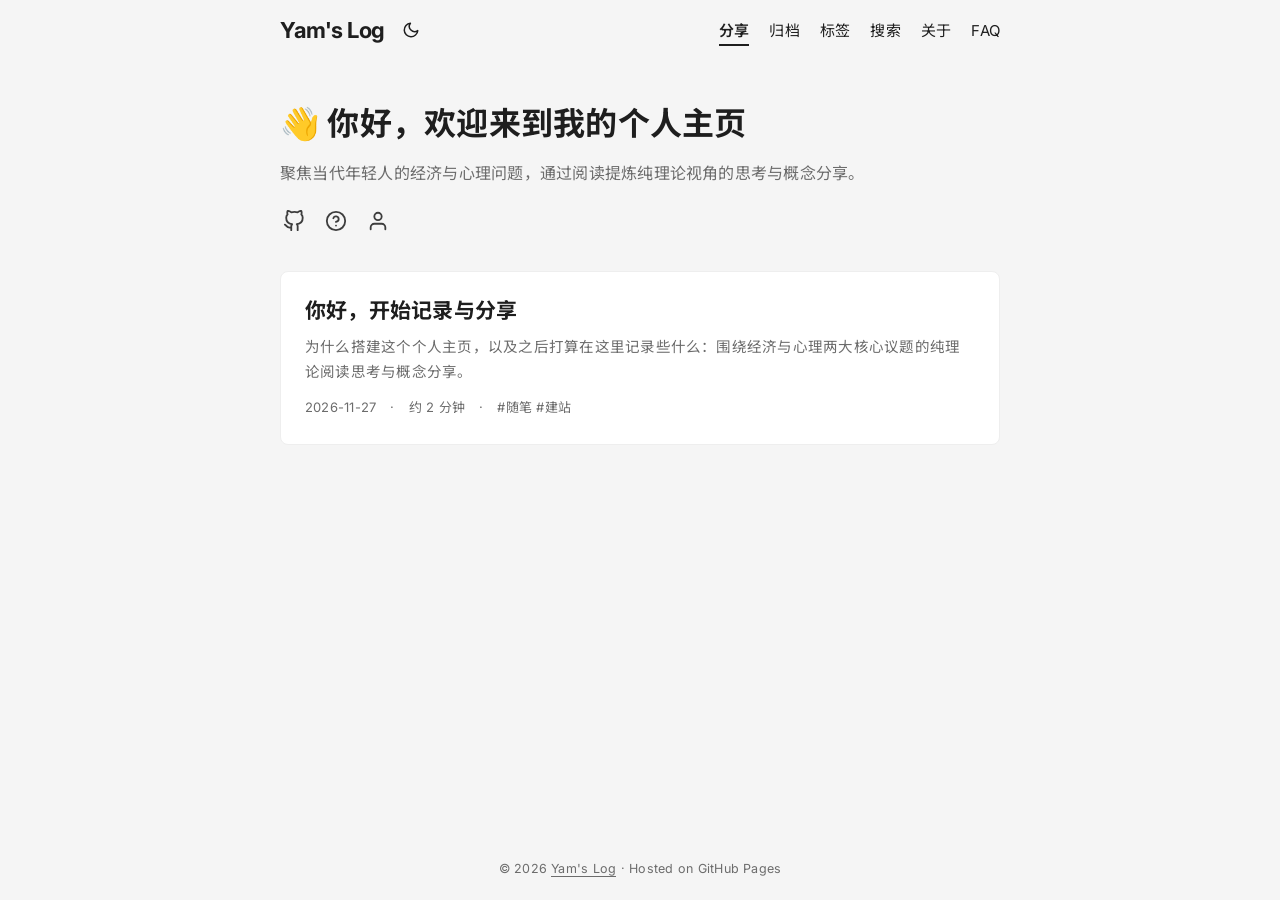
<file: index.html>
<!DOCTYPE html>
<html lang="zh-CN">
<head>
  <meta charset="utf-8">
  <meta name="viewport" content="width=device-width, initial-scale=1">
  <title>Yam's Log · 个人主页</title>
  <meta name="description" content="聚焦经济与心理问题的纯理论阅读思考与分享">
  <link rel="preconnect" href="https://fonts.googleapis.com">
  <link rel="preconnect" href="https://fonts.gstatic.com" crossorigin>
  <link href="https://fonts.googleapis.com/css2?family=Inter:wght@400;500;600;700&family=Noto+Sans+SC:wght@400;500;700&display=swap" rel="stylesheet">
  <script src="assets/js/theme.js"></script>
  <link rel="stylesheet" href="assets/css/style.css">
</head>
<body class="list" data-page="home">
  <header id="site-header" class="header"></header>
  <main class="main">
    <section id="home-info" class="home-info"></section>
    <div id="post-list"></div>
  </main>
  <footer id="site-footer" class="footer"></footer>
  <script src="data/site.js"></script>
  <script src="assets/js/app.js"></script>
</body>
</html>
</file>
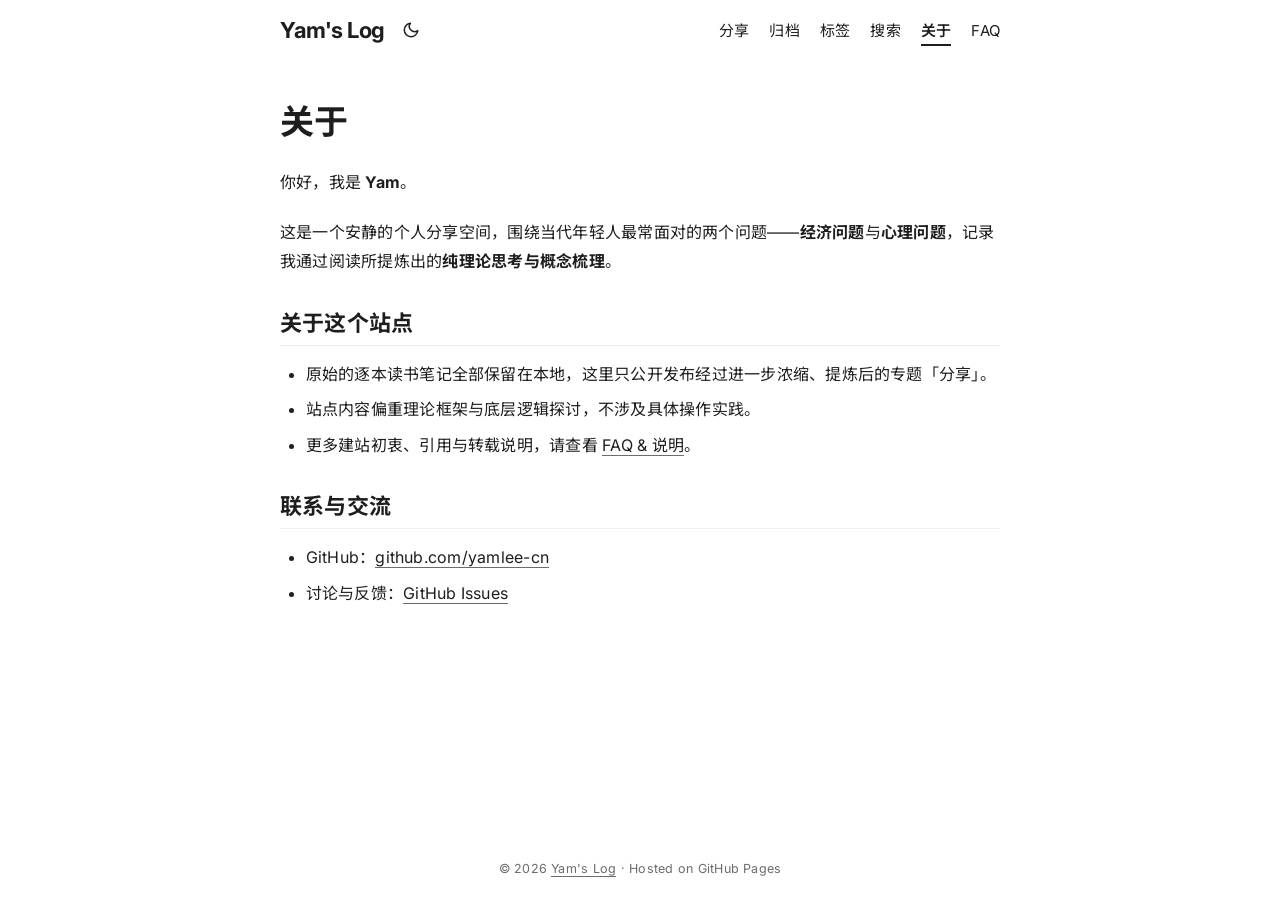
<file: about.html>
<!DOCTYPE html>
<html lang="zh-CN">
<head>
  <meta charset="utf-8">
  <meta name="viewport" content="width=device-width, initial-scale=1">
  <title>关于 · Yam's Log</title>
  <link rel="preconnect" href="https://fonts.googleapis.com">
  <link rel="preconnect" href="https://fonts.gstatic.com" crossorigin>
  <link href="https://fonts.googleapis.com/css2?family=Inter:wght@400;500;600;700&family=Noto+Sans+SC:wght@400;500;700&display=swap" rel="stylesheet">
  <script src="assets/js/theme.js"></script>
  <link rel="stylesheet" href="assets/css/style.css">
</head>
<body data-page="about">
  <header id="site-header" class="header"></header>
  <main class="main">
    <article class="post-single">
      <header class="post-header">
        <h1 class="post-title">关于</h1>
      </header>
      <div id="about-content" class="post-content"></div>
    </article>
  </main>
  <footer id="site-footer" class="footer"></footer>
  <script src="data/site.js"></script>
  <script src="assets/js/markdown.js"></script>
  <script src="assets/js/app.js"></script>
</body>
</html>
</file>
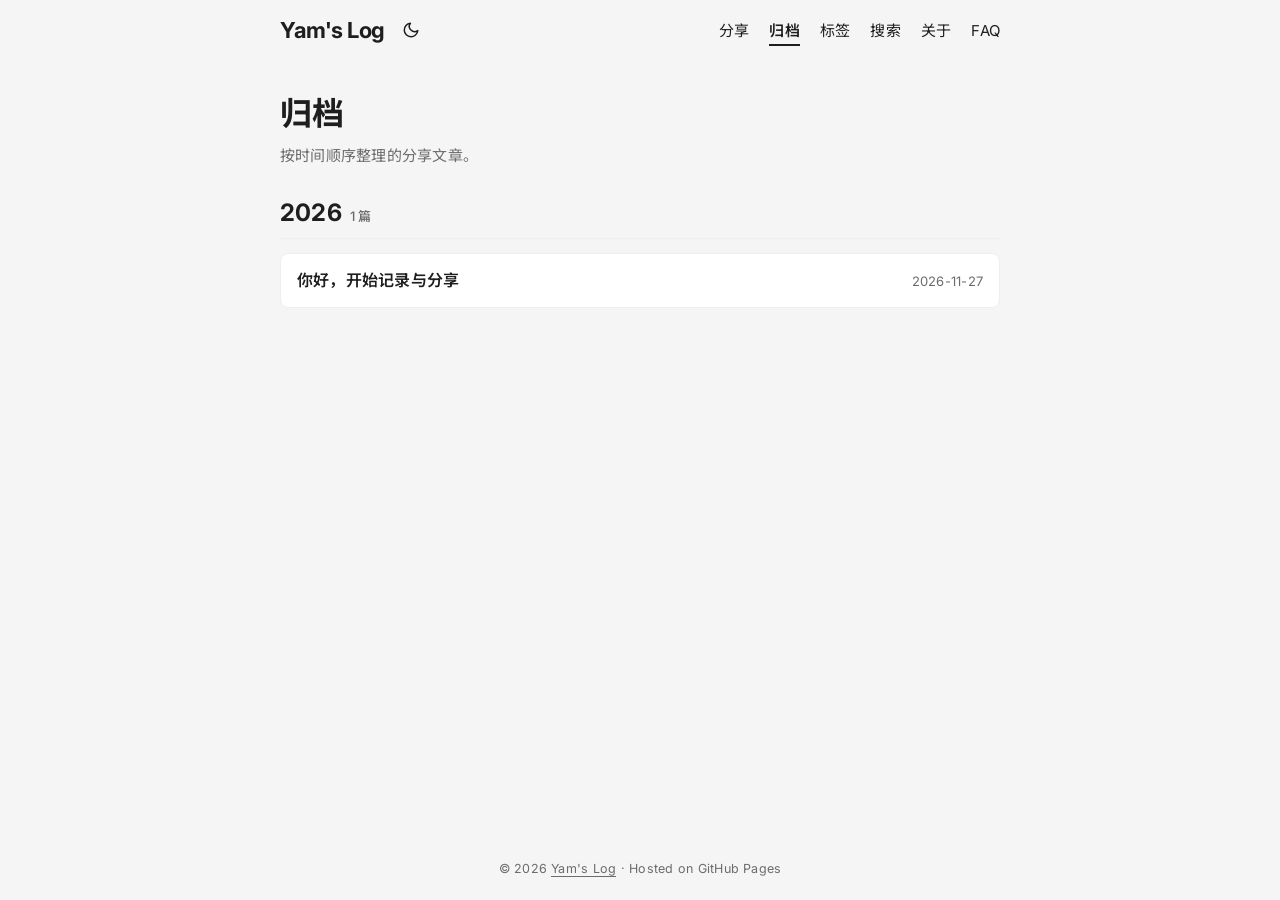
<file: archives.html>
<!DOCTYPE html>
<html lang="zh-CN">
<head>
  <meta charset="utf-8">
  <meta name="viewport" content="width=device-width, initial-scale=1">
  <title>归档 · Yam's Log</title>
  <link rel="preconnect" href="https://fonts.googleapis.com">
  <link rel="preconnect" href="https://fonts.gstatic.com" crossorigin>
  <link href="https://fonts.googleapis.com/css2?family=Inter:wght@400;500;600;700&family=Noto+Sans+SC:wght@400;500;700&display=swap" rel="stylesheet">
  <script src="assets/js/theme.js"></script>
  <link rel="stylesheet" href="assets/css/style.css">
</head>
<body class="list" data-page="archives">
  <header id="site-header" class="header"></header>
  <main class="main">
    <header class="page-header">
      <h1>归档</h1>
      <p>按时间顺序整理的分享文章。</p>
    </header>
    <div id="archives-container"></div>
  </main>
  <footer id="site-footer" class="footer"></footer>
  <script src="data/site.js"></script>
  <script src="assets/js/app.js"></script>
</body>
</html>
</file>
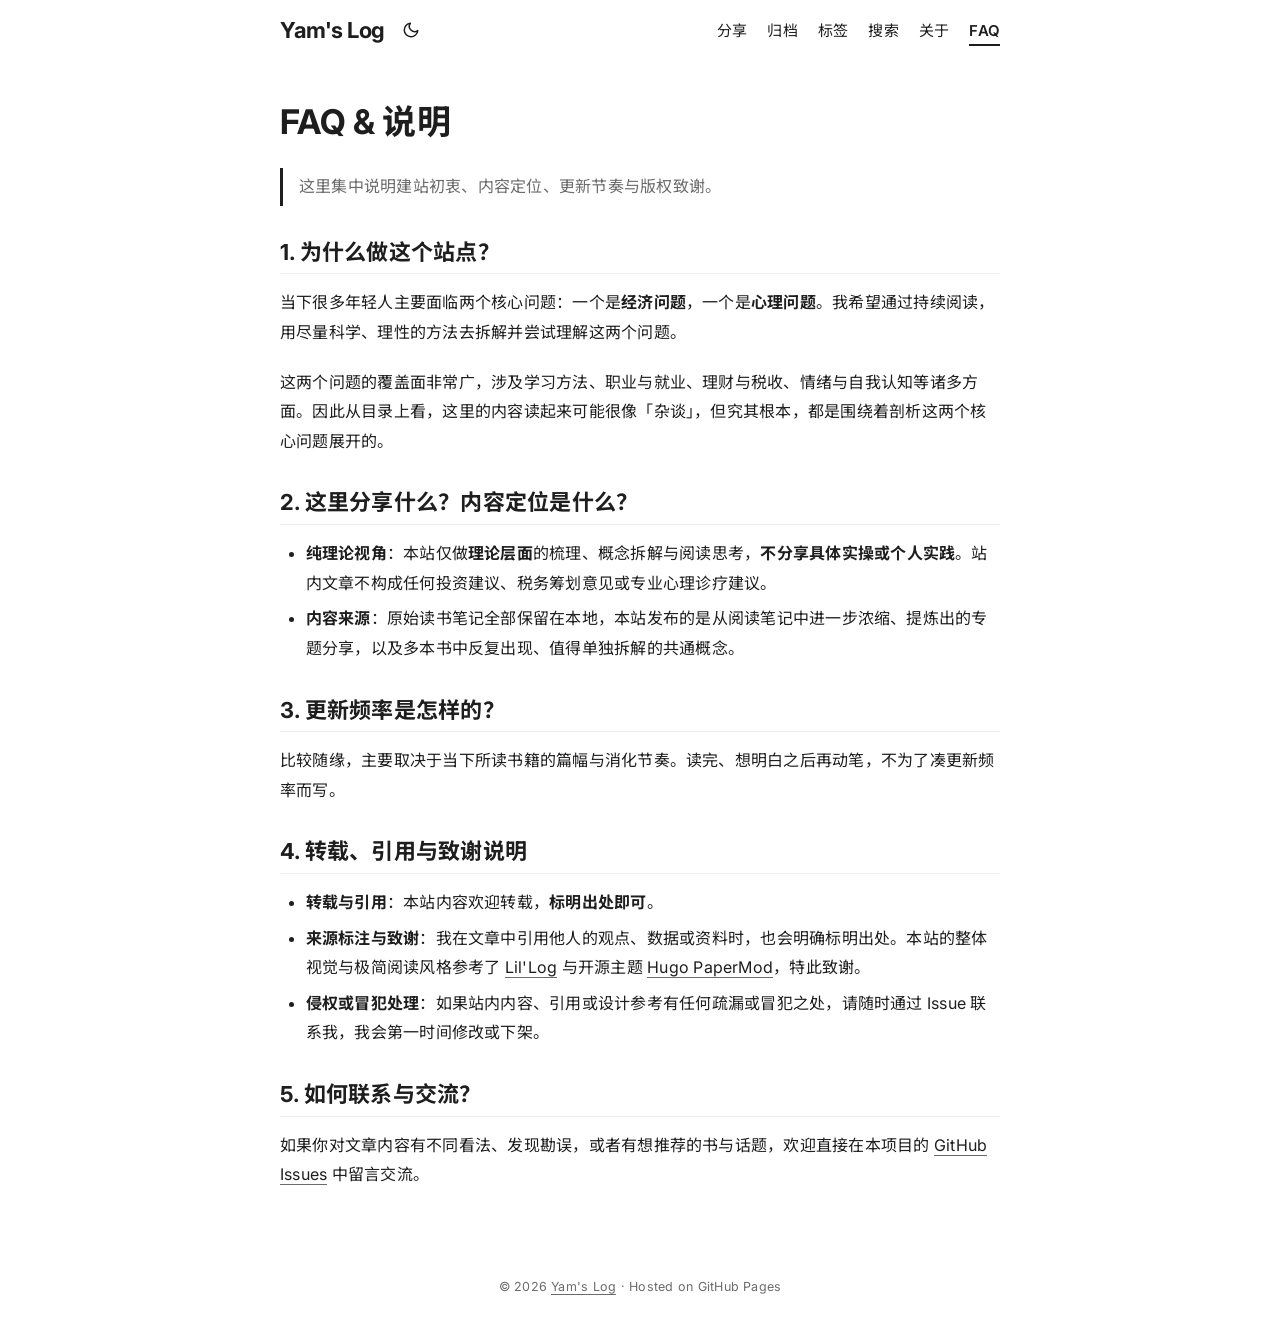
<file: faq.html>
<!DOCTYPE html>
<html lang="zh-CN">
<head>
  <meta charset="utf-8">
  <meta name="viewport" content="width=device-width, initial-scale=1">
  <title>FAQ & 说明 · Yam's Log</title>
  <meta name="description" content="常见问题与站点说明">
  <link rel="preconnect" href="https://fonts.googleapis.com">
  <link rel="preconnect" href="https://fonts.gstatic.com" crossorigin>
  <link href="https://fonts.googleapis.com/css2?family=Inter:wght@400;500;600;700&family=Noto+Sans+SC:wght@400;500;700&display=swap" rel="stylesheet">
  <script src="assets/js/theme.js"></script>
  <link rel="stylesheet" href="assets/css/style.css">
</head>
<body data-page="faq">
  <header id="site-header" class="header"></header>
  <main class="main">
    <article class="post-single">
      <header class="post-header">
        <h1 class="post-title">FAQ & 说明</h1>
      </header>
      <div id="faq-content" class="post-content"></div>
    </article>
  </main>
  <footer id="site-footer" class="footer"></footer>
  <script src="data/site.js"></script>
  <script src="assets/js/markdown.js"></script>
  <script src="assets/js/app.js"></script>
</body>
</html>
</file>
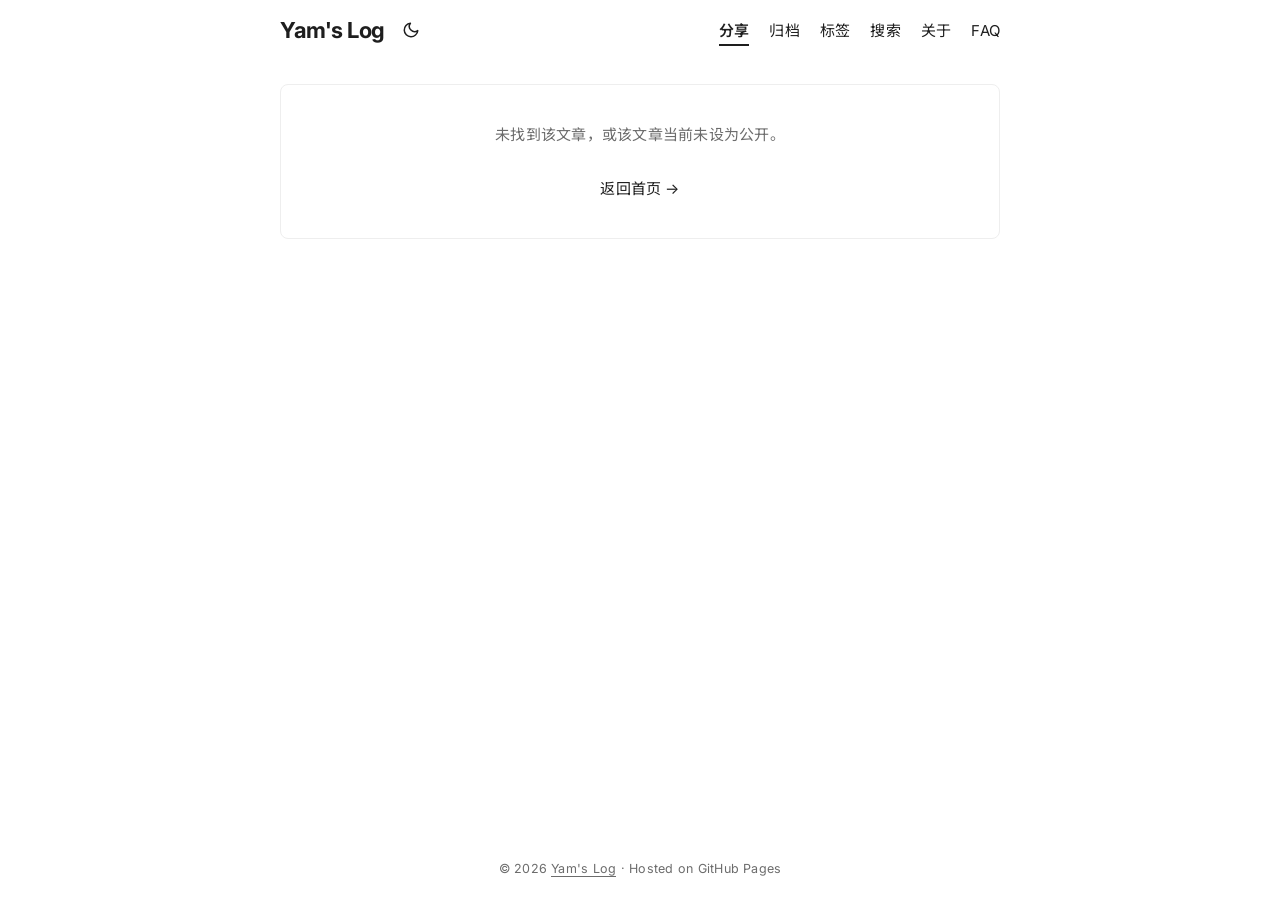
<file: post.html>
<!DOCTYPE html>
<html lang="zh-CN">
<head>
  <meta charset="utf-8">
  <meta name="viewport" content="width=device-width, initial-scale=1">
  <title>阅读 · Yam's Log</title>
  <link rel="preconnect" href="https://fonts.googleapis.com">
  <link rel="preconnect" href="https://fonts.gstatic.com" crossorigin>
  <link href="https://fonts.googleapis.com/css2?family=Inter:wght@400;500;600;700&family=Noto+Sans+SC:wght@400;500;700&display=swap" rel="stylesheet">
  <script src="assets/js/theme.js"></script>
  <link rel="stylesheet" href="assets/css/style.css">
</head>
<body data-page="post">
  <header id="site-header" class="header"></header>
  <main class="main">
    <article id="post-article" class="post-single"></article>
  </main>
  <footer id="site-footer" class="footer"></footer>
  <script src="data/site.js"></script>
  <script src="assets/js/markdown.js"></script>
  <script src="assets/js/app.js"></script>
</body>
</html>
</file>
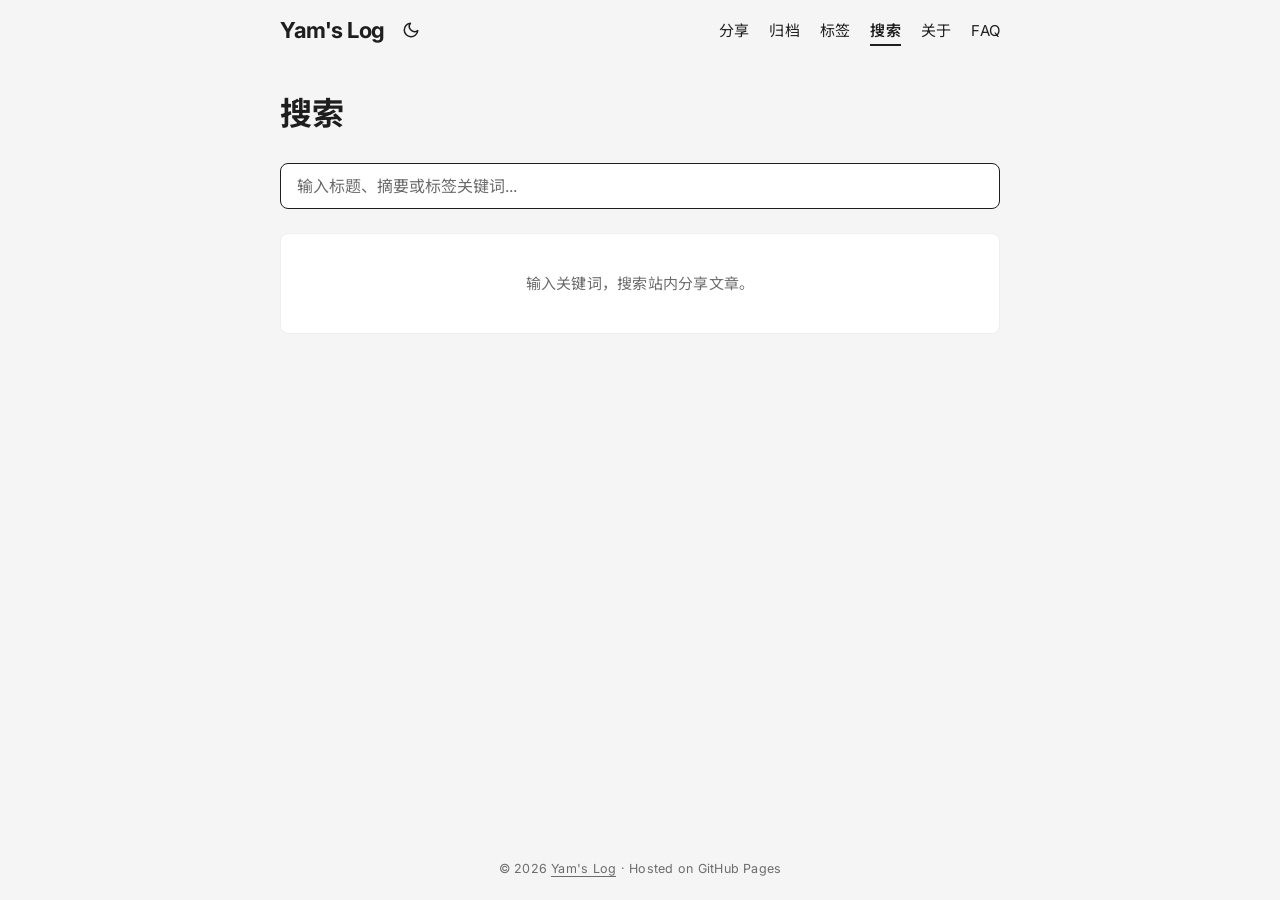
<file: search.html>
<!DOCTYPE html>
<html lang="zh-CN">
<head>
  <meta charset="utf-8">
  <meta name="viewport" content="width=device-width, initial-scale=1">
  <title>搜索 · Yam's Log</title>
  <link rel="preconnect" href="https://fonts.googleapis.com">
  <link rel="preconnect" href="https://fonts.gstatic.com" crossorigin>
  <link href="https://fonts.googleapis.com/css2?family=Inter:wght@400;500;600;700&family=Noto+Sans+SC:wght@400;500;700&display=swap" rel="stylesheet">
  <script src="assets/js/theme.js"></script>
  <link rel="stylesheet" href="assets/css/style.css">
</head>
<body class="list" data-page="search">
  <header id="site-header" class="header"></header>
  <main class="main">
    <header class="page-header">
      <h1>搜索</h1>
    </header>
    <div class="search-box">
      <input id="search-input" class="search-input" type="search" placeholder="输入标题、摘要或标签关键词..." autocomplete="off" autofocus>
    </div>
    <div id="search-results"></div>
  </main>
  <footer id="site-footer" class="footer"></footer>
  <script src="data/site.js"></script>
  <script src="assets/js/app.js"></script>
</body>
</html>
</file>
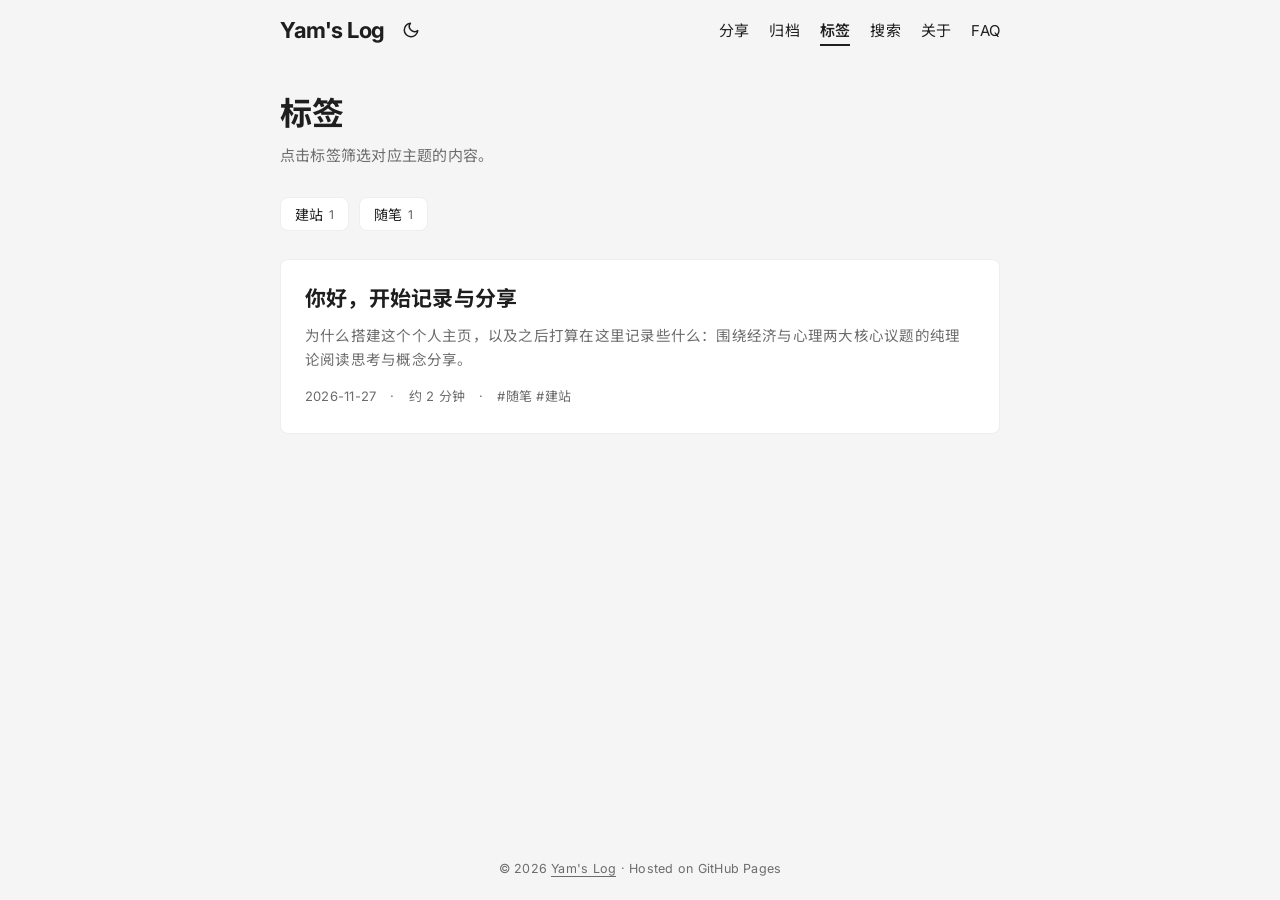
<file: tags.html>
<!DOCTYPE html>
<html lang="zh-CN">
<head>
  <meta charset="utf-8">
  <meta name="viewport" content="width=device-width, initial-scale=1">
  <title>标签 · Yam's Log</title>
  <link rel="preconnect" href="https://fonts.googleapis.com">
  <link rel="preconnect" href="https://fonts.gstatic.com" crossorigin>
  <link href="https://fonts.googleapis.com/css2?family=Inter:wght@400;500;600;700&family=Noto+Sans+SC:wght@400;500;700&display=swap" rel="stylesheet">
  <script src="assets/js/theme.js"></script>
  <link rel="stylesheet" href="assets/css/style.css">
</head>
<body class="list" data-page="tags">
  <header id="site-header" class="header"></header>
  <main class="main">
    <header class="page-header">
      <h1>标签</h1>
      <p>点击标签筛选对应主题的内容。</p>
    </header>
    <div id="tags-cloud" class="terms-tags"></div>
    <div id="tags-list"></div>
  </main>
  <footer id="site-footer" class="footer"></footer>
  <script src="data/site.js"></script>
  <script src="assets/js/app.js"></script>
</body>
</html>
</file>
<file: assets/css/style.css>
/* ==========================================================================
   PaperMod / Lil'Log inspired minimalist Chinese reading theme
   ========================================================================== */

:root {
  --main-width: 720px;
  --gap: 24px;
  --content-gap: 20px;
  --header-height: 60px;
  --footer-height: 60px;
  --radius: 8px;

  /* Light palette (PaperMod) */
  --theme: #ffffff;
  --list-bg: #f5f5f5;
  --entry: #ffffff;
  --primary: #1e1e1e;
  --content: #1f1f1f;
  --secondary: #6c6c6c;
  --tertiary: #d6d6d6;
  --border: #eeeeee;
  --code-bg: #f5f5f5;
  --hljs-bg: #1c1d21;
  --hljs-text: #d5d5d6;

  --font-sans: "Inter", "Noto Sans SC", -apple-system, BlinkMacSystemFont, "PingFang SC",
    "Hiragino Sans GB", "Microsoft YaHei", "Segoe UI", Roboto, sans-serif;
  --font-mono: ui-monospace, SFMono-Regular, Menlo, Monaco, Consolas, "Liberation Mono", monospace;
}

html.dark {
  --theme: #1d1e20;
  --list-bg: #1d1e20;
  --entry: #2e2e33;
  --primary: #dadadb;
  --content: #c4c4c5;
  --secondary: #9b9c9d;
  --tertiary: #414244;
  --border: #333333;
  --code-bg: #37383e;
  --hljs-bg: #2e2e33;
  --hljs-text: #dadadb;
}

*,
*::before,
*::after {
  box-sizing: border-box;
}

html {
  scroll-behavior: smooth;
  overflow-y: scroll;
  -webkit-text-size-adjust: 100%;
}

body {
  margin: 0;
  font-family: var(--font-sans);
  font-size: 16px;
  line-height: 1.8;
  letter-spacing: 0.015em;
  color: var(--primary);
  background: var(--theme);
  word-break: break-word;
  -webkit-font-smoothing: antialiased;
  -moz-osx-font-smoothing: grayscale;
}

body.list {
  background: var(--list-bg);
}

a {
  color: var(--primary);
  text-decoration: none;
}

h1, h2, h3, h4, h5, h6 {
  margin: 0;
  color: var(--primary);
  line-height: 1.35;
  font-weight: 700;
}

p {
  margin: 0;
}

button {
  font-family: inherit;
  cursor: pointer;
  background: none;
  border: 0;
  color: inherit;
  padding: 0;
}

/* ==========================================================================
   Header & Navigation
   ========================================================================== */

.header {
  width: 100%;
}

.nav {
  max-width: calc(var(--main-width) + var(--gap) * 2);
  margin: 0 auto;
  padding: 0 var(--gap);
  min-height: var(--header-height);
  display: flex;
  flex-wrap: wrap;
  align-items: center;
  justify-content: space-between;
  gap: 12px;
}

.logo-wrap {
  display: inline-flex;
  align-items: center;
  gap: 10px;
}

.logo {
  font-size: 22px;
  font-weight: 700;
  letter-spacing: -0.02em;
  line-height: var(--header-height);
  color: var(--primary);
}

#theme-toggle {
  display: inline-flex;
  align-items: center;
  justify-content: center;
  width: 32px;
  height: 32px;
  border-radius: 6px;
  color: var(--primary);
  transition: background 0.15s ease;
}

#theme-toggle:hover {
  background: var(--border);
}

#theme-toggle svg {
  width: 18px;
  height: 18px;
}

html.dark #moon {
  display: none;
}

html:not(.dark) #sun {
  display: none;
}

#menu {
  list-style: none;
  margin: 0;
  padding: 0;
  display: flex;
  align-items: center;
  flex-wrap: wrap;
  gap: 20px;
}

#menu a {
  font-size: 15px;
  color: var(--primary);
  padding: 4px 0;
  transition: opacity 0.15s ease;
}

#menu a:hover {
  opacity: 0.72;
}

#menu a.active {
  font-weight: 600;
  border-bottom: 2px solid var(--primary);
}

/* ==========================================================================
   Main Container
   ========================================================================== */

.main {
  position: relative;
  min-height: calc(100vh - var(--header-height) - var(--footer-height));
  max-width: calc(var(--main-width) + var(--gap) * 2);
  margin: 0 auto;
  padding: var(--gap);
}

/* ==========================================================================
   Home Welcome / Page Header
   ========================================================================== */

.home-info {
  margin: 18px 0 36px;
}

.home-info h1 {
  font-size: 32px;
  line-height: 1.35;
  margin-bottom: 14px;
}

.home-info .home-bio {
  font-size: 16px;
  line-height: 1.85;
  color: var(--secondary);
}

.social-icons {
  display: flex;
  align-items: center;
  gap: 14px;
  margin-top: 18px;
}

.social-icons a {
  display: inline-flex;
  align-items: center;
  justify-content: center;
  width: 28px;
  height: 28px;
  color: var(--primary);
  opacity: 0.85;
  transition: opacity 0.15s ease, transform 0.15s ease;
}

.social-icons a:hover {
  opacity: 1;
  transform: translateY(-1px);
}

.social-icons svg {
  width: 22px;
  height: 22px;
}

.page-header {
  margin: 8px 0 28px;
}

.page-header h1 {
  font-size: 32px;
  margin-bottom: 8px;
}

.page-header p {
  font-size: 15px;
  color: var(--secondary);
  line-height: 1.75;
}

/* ==========================================================================
   Filter Pills (Minimalist Monochrome)
   ========================================================================== */

.filter-bar {
  display: flex;
  flex-wrap: wrap;
  align-items: center;
  gap: 8px;
  margin-bottom: 20px;
}

.filter-pill {
  font-size: 13.5px;
  padding: 5px 14px;
  border-radius: var(--radius);
  background: var(--entry);
  border: 1px solid var(--border);
  color: var(--secondary);
  transition: background 0.15s ease, color 0.15s ease, border-color 0.15s ease;
}

.filter-pill:hover {
  color: var(--primary);
  border-color: var(--tertiary);
}

.filter-pill.active {
  background: var(--primary);
  color: var(--theme);
  border-color: var(--primary);
  font-weight: 500;
}

/* ==========================================================================
   Post / Book Entry Cards (PaperMod style)
   ========================================================================== */

.post-entry {
  position: relative;
  margin-bottom: var(--gap);
  padding: var(--gap);
  background: var(--entry);
  border-radius: var(--radius);
  border: 1px solid var(--border);
  transition: transform 0.1s ease, border-color 0.15s ease;
}

.post-entry:hover {
  border-color: var(--tertiary);
}

.post-entry:active {
  transform: scale(0.985);
}

.entry-header {
  display: flex;
  align-items: flex-start;
  justify-content: space-between;
  gap: 12px;
}

.entry-header h2 {
  font-size: 21px;
  line-height: 1.4;
  font-weight: 700;
}

.entry-badge {
  flex-shrink: 0;
  font-size: 12px;
  line-height: 1.4;
  padding: 3px 9px;
  border-radius: 6px;
  background: var(--code-bg);
  border: 1px solid var(--border);
  color: var(--secondary);
  margin-top: 2px;
}

.entry-book-author {
  margin-top: 4px;
  font-size: 13.5px;
  color: var(--secondary);
}

.entry-content {
  margin: 10px 0 12px;
  color: var(--secondary);
  font-size: 14.5px;
  line-height: 1.7;
  overflow: hidden;
  display: -webkit-box;
  -webkit-box-orient: vertical;
  -webkit-line-clamp: 2;
}

.entry-footer {
  display: flex;
  flex-wrap: wrap;
  align-items: center;
  gap: 6px 14px;
  color: var(--secondary);
  font-size: 13px;
}

.entry-link {
  position: absolute;
  inset: 0;
  border-radius: var(--radius);
}

.entry-link:focus-visible {
  outline: 2px solid var(--primary);
  outline-offset: 2px;
}

.empty-state {
  padding: 36px 24px;
  text-align: center;
  background: var(--entry);
  border: 1px solid var(--border);
  border-radius: var(--radius);
  color: var(--secondary);
  font-size: 15px;
}

/* ==========================================================================
   Archives
   ========================================================================== */

.archive-year {
  margin-top: 28px;
}

.archive-year:first-child {
  margin-top: 0;
}

.archive-year-header {
  font-size: 24px;
  padding-bottom: 8px;
  border-bottom: 1px solid var(--border);
  margin-bottom: 14px;
  display: flex;
  align-items: baseline;
  gap: 8px;
}

.archive-count {
  font-size: 13px;
  font-weight: 500;
  color: var(--secondary);
}

.archive-entry {
  position: relative;
  display: flex;
  align-items: baseline;
  justify-content: space-between;
  gap: 16px;
  padding: 12px 16px;
  margin-bottom: 10px;
  background: var(--entry);
  border: 1px solid var(--border);
  border-radius: var(--radius);
  transition: border-color 0.15s ease;
}

.archive-entry:hover {
  border-color: var(--tertiary);
}

.archive-entry-title {
  font-size: 16px;
  font-weight: 600;
  color: var(--primary);
}

.archive-entry-meta {
  flex-shrink: 0;
  font-size: 13px;
  color: var(--secondary);
}

/* ==========================================================================
   Tags
   ========================================================================== */

.terms-tags {
  display: flex;
  flex-wrap: wrap;
  gap: 10px;
  margin-bottom: 28px;
}

.terms-tags a,
.terms-tags button {
  display: inline-flex;
  align-items: center;
  gap: 6px;
  padding: 6px 14px;
  border-radius: var(--radius);
  background: var(--entry);
  border: 1px solid var(--border);
  font-size: 14px;
  color: var(--primary);
  transition: border-color 0.15s ease, background 0.15s ease;
}

.terms-tags button:hover,
.terms-tags button.active {
  background: var(--primary);
  color: var(--theme);
  border-color: var(--primary);
}

.terms-tags sup {
  font-size: 12px;
  opacity: 0.72;
}

/* ==========================================================================
   Search
   ========================================================================== */

.search-box {
  margin-bottom: 24px;
}

.search-input {
  width: 100%;
  padding: 12px 16px;
  font-family: inherit;
  font-size: 16px;
  color: var(--primary);
  background: var(--entry);
  border: 1px solid var(--tertiary);
  border-radius: var(--radius);
  outline: none;
  transition: border-color 0.15s ease;
}

.search-input:focus {
  border-color: var(--primary);
}

.search-input::placeholder {
  color: var(--secondary);
}

/* ==========================================================================
   Article / Post Reading View
   ========================================================================== */

.post-single {
  padding-bottom: 24px;
}

.post-header {
  margin: 16px auto 24px;
}

.post-breadcrumbs {
  font-size: 13.5px;
  color: var(--secondary);
  margin-bottom: 12px;
}

.post-breadcrumbs a {
  color: var(--secondary);
}

.post-breadcrumbs a:hover {
  color: var(--primary);
}

.post-title {
  font-size: 34px;
  line-height: 1.3;
  margin-bottom: 12px;
}

.post-meta {
  display: flex;
  flex-wrap: wrap;
  align-items: center;
  gap: 6px 14px;
  font-size: 14px;
  color: var(--secondary);
}

.book-meta-card {
  margin: 18px 0 24px;
  padding: 14px 18px;
  background: var(--code-bg);
  border: 1px solid var(--border);
  border-radius: var(--radius);
  font-size: 14px;
  color: var(--secondary);
  display: flex;
  flex-wrap: wrap;
  gap: 8px 20px;
}

.book-meta-card strong {
  color: var(--primary);
  font-weight: 600;
}

/* Collapsible TOC (PaperMod style) */
.toc {
  margin: 0 0 32px;
  padding: 10px 16px;
  border: 1px solid var(--border);
  border-radius: var(--radius);
  background: var(--code-bg);
  font-size: 14.5px;
}

html.dark .toc {
  background: var(--entry);
}

.toc summary {
  cursor: pointer;
  font-weight: 600;
  color: var(--primary);
  user-select: none;
  list-style: none;
  display: flex;
  align-items: center;
  gap: 8px;
}

.toc summary::-webkit-details-marker {
  display: none;
}

.toc summary::before {
  content: "▸";
  font-size: 12px;
  transition: transform 0.15s ease;
}

.toc[open] summary::before {
  transform: rotate(90deg);
}

.toc .toc-inner {
  margin: 10px 0 4px;
  padding-left: 16px;
}

.toc ul {
  margin: 0;
  padding: 0;
  list-style: none;
}

.toc li {
  margin: 5px 0;
  line-height: 1.55;
}

.toc li.toc-h3 {
  padding-left: 16px;
  font-size: 13.5px;
}

.toc a {
  color: var(--secondary);
}

.toc a:hover {
  color: var(--primary);
  text-decoration: underline;
  text-underline-offset: 3px;
}

/* Article Markdown Content */
.post-content {
  color: var(--content);
  font-size: 16px;
  line-height: 1.85;
  counter-reset: fig;
}

.post-content > *:first-child {
  margin-top: 0;
}

.post-content h1 {
  font-size: 26px;
  margin: 34px 0 16px;
}

.post-content h2 {
  font-size: 22px;
  margin: 32px 0 14px;
  padding-bottom: 6px;
  border-bottom: 1px solid var(--border);
}

.post-content h3 {
  font-size: 18px;
  margin: 26px 0 12px;
}

.post-content h4 {
  font-size: 16px;
  margin: 22px 0 10px;
}

.post-content p {
  margin-bottom: var(--content-gap);
}

.post-content a {
  color: var(--primary);
  box-shadow: 0 1px 0 var(--secondary);
  transition: opacity 0.15s ease;
}

.post-content a:hover {
  opacity: 0.7;
}

.post-content strong {
  color: var(--primary);
  font-weight: 700;
}

.post-content ul,
.post-content ol {
  margin: 0 0 var(--content-gap);
  padding-left: 1.6em;
}

.post-content li {
  margin-bottom: 6px;
}

.post-content li > p {
  margin-bottom: 6px;
}

.post-content blockquote {
  margin: 22px 0;
  padding: 4px 16px;
  border-left: 3px solid var(--primary);
  color: var(--secondary);
}

.post-content blockquote p:last-child {
  margin-bottom: 0;
}

.post-content hr {
  margin: 32px 0;
  height: 1px;
  border: 0;
  background: var(--border);
}

.post-content code {
  font-family: var(--font-mono);
  font-size: 0.84em;
  padding: 2px 6px;
  margin: 0 2px;
  background: var(--code-bg);
  border-radius: 4px;
}

.post-content pre {
  position: relative;
  margin: 18px 0 22px;
  padding: 16px 18px;
  background: var(--hljs-bg);
  color: var(--hljs-text);
  border-radius: var(--radius);
  overflow-x: auto;
  line-height: 1.6;
}

.post-content pre code {
  background: transparent;
  padding: 0;
  margin: 0;
  font-size: 13.5px;
  color: inherit;
}

.copy-code-btn {
  position: absolute;
  top: 10px;
  right: 10px;
  padding: 3px 9px;
  font-size: 12px;
  color: #c4c4c5;
  background: rgba(255, 255, 255, 0.1);
  border-radius: 4px;
  opacity: 0;
  transition: opacity 0.15s ease, background 0.15s ease;
}

.post-content pre:hover .copy-code-btn,
.copy-code-btn:focus-visible {
  opacity: 1;
}

.copy-code-btn:hover {
  background: rgba(255, 255, 255, 0.2);
}

.post-content table {
  width: 100%;
  border-collapse: collapse;
  margin: 20px 0 26px;
  font-size: 14.5px;
  display: block;
  overflow-x: auto;
}

.post-content th,
.post-content td {
  padding: 10px 12px;
  border-bottom: 1px solid var(--border);
  text-align: left;
}

.post-content th {
  font-weight: 600;
  color: var(--primary);
  border-bottom-width: 2px;
}

.post-content figure {
  margin: 24px 0 30px;
  text-align: center;
}

.post-content img {
  max-width: 100%;
  height: auto;
  border-radius: 6px;
  display: block;
  margin: 0 auto;
}

.post-content figcaption {
  margin-top: 10px;
  font-size: 13.5px;
  line-height: 1.5;
  color: var(--secondary);
}

.post-content figcaption::before {
  counter-increment: fig;
  content: "图 " counter(fig) "：";
  font-weight: 600;
}

/* Post Footer */
.post-footer {
  margin-top: 48px;
}

.post-tags {
  display: flex;
  flex-wrap: wrap;
  gap: 8px;
  margin-bottom: 24px;
}

.post-tags a {
  display: inline-block;
  padding: 4px 12px;
  font-size: 13.5px;
  border-radius: var(--radius);
  background: var(--code-bg);
  border: 1px solid var(--border);
  color: var(--secondary);
  transition: color 0.15s ease, border-color 0.15s ease;
}

.post-tags a:hover {
  color: var(--primary);
  border-color: var(--tertiary);
}

.paginav {
  display: flex;
  justify-content: space-between;
  gap: 14px;
  border: 1px solid var(--border);
  border-radius: var(--radius);
  background: var(--code-bg);
  padding: 12px 16px;
}

html.dark .paginav {
  background: var(--entry);
}

.paginav a {
  display: flex;
  flex-direction: column;
  max-width: 48%;
  font-size: 14px;
}

.paginav a.next {
  margin-left: auto;
  text-align: right;
}

.paginav .nav-label {
  font-size: 12px;
  color: var(--secondary);
  margin-bottom: 2px;
}

.paginav .nav-title {
  font-weight: 600;
  color: var(--primary);
}

/* ==========================================================================
   Footer
   ========================================================================== */

.footer {
  max-width: calc(var(--main-width) + var(--gap) * 2);
  margin: 0 auto;
  padding: 18px var(--gap);
  min-height: var(--footer-height);
  text-align: center;
  font-size: 12.5px;
  line-height: 1.8;
  color: var(--secondary);
}

.footer a {
  color: var(--secondary);
  border-bottom: 1px solid var(--secondary);
}

.footer a:hover {
  color: var(--primary);
  border-bottom-color: var(--primary);
}

/* ==========================================================================
   Responsive
   ========================================================================== */

@media (max-width: 640px) {
  :root {
    --gap: 16px;
  }

  .nav {
    padding: 10px var(--gap);
  }

  .logo {
    line-height: 1.4;
    font-size: 20px;
  }

  #menu {
    gap: 14px;
  }

  #menu a {
    font-size: 14px;
  }

  .home-info h1,
  .page-header h1 {
    font-size: 26px;
  }

  .post-title {
    font-size: 26px;
  }

  .entry-header h2 {
    font-size: 19px;
  }

  .archive-entry {
    flex-direction: column;
    gap: 4px;
  }

  .paginav {
    flex-direction: column;
  }

  .paginav a {
    max-width: 100%;
  }

  .paginav a.next {
    text-align: left;
    margin-left: 0;
  }
}
</file>
